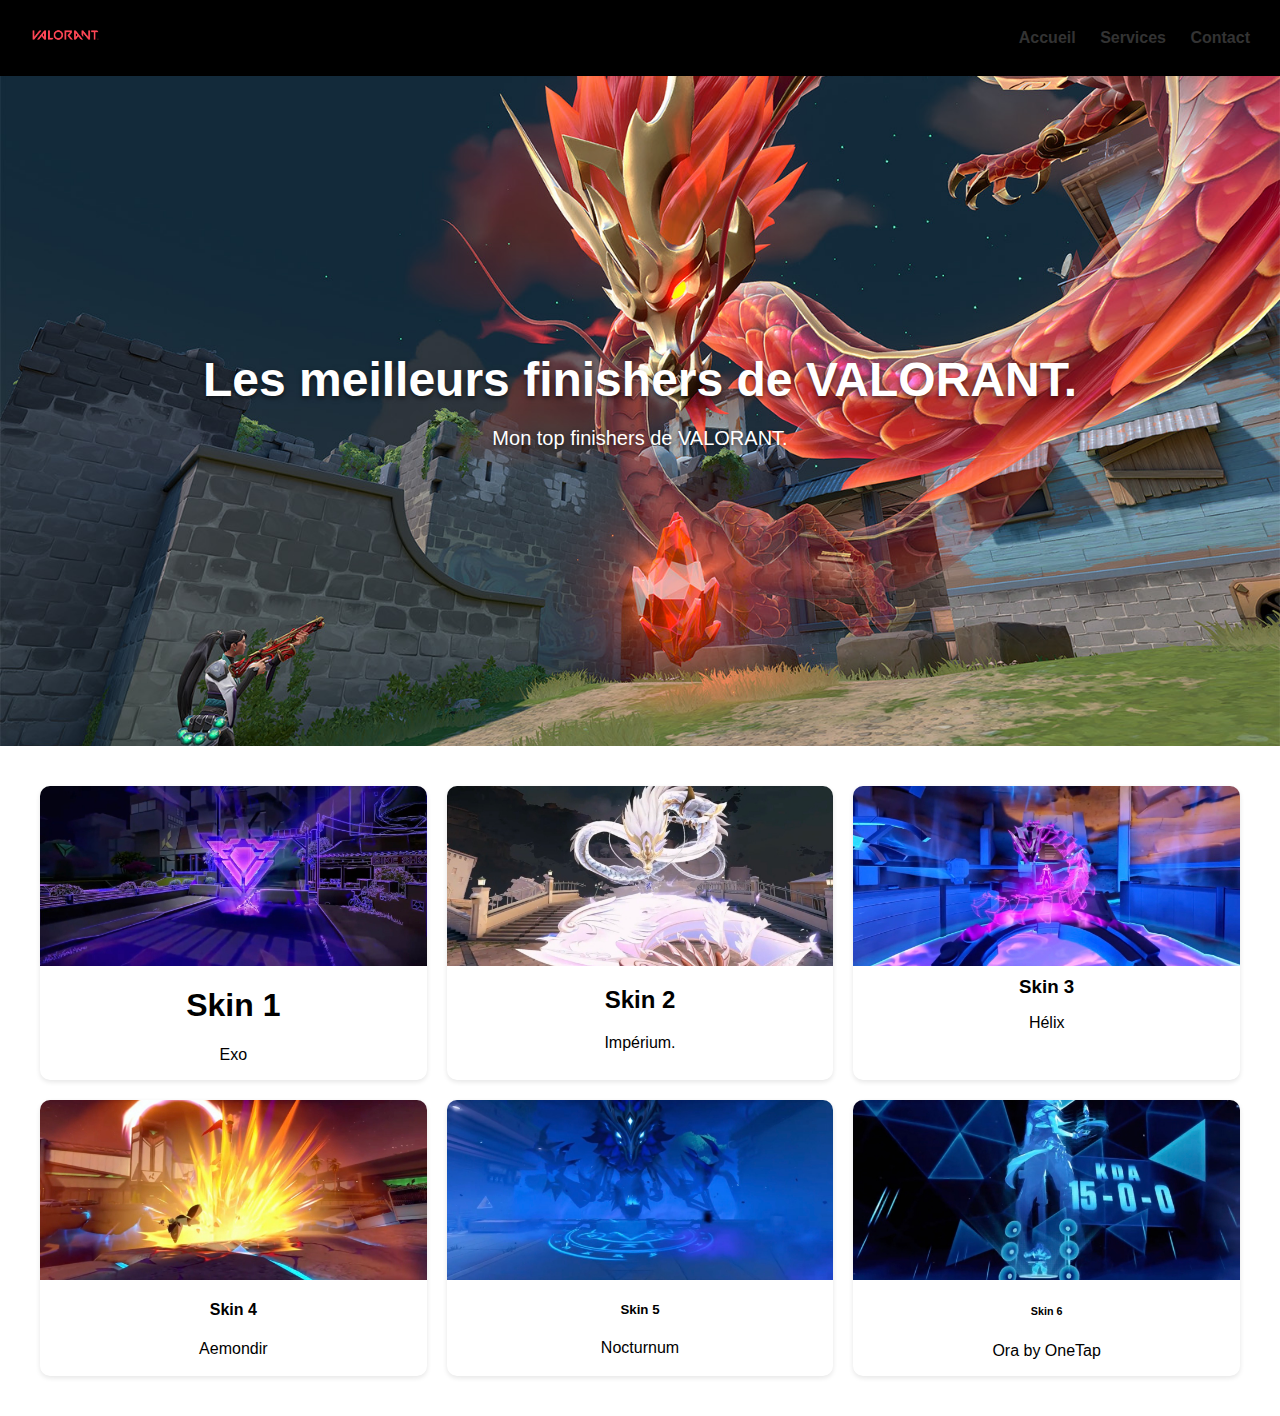
<file: index.html>
<!DOCTYPE html>
<html lang="fr">
<head>
    <meta charset="UTF-8" />
    <meta name="viewport" content="width=device-width, initial-scale=1.0" />
    <title>Page avec Header</title>
    <style>
        body {
            margin: 0;
            font-family: Arial, sans-serif;
        }
        header {
            display: flex;
            justify-content: space-between;
            align-items: center;
            padding: 15px 30px;
            background-color: #000000;
            box-shadow: 0 2px 5px rgba(0,0,0,0.1);
        }
        .logo {
            font-size: 24px;
            font-weight: bold;
        }
        nav a {
            margin-left: 20px;
            text-decoration: none;
            color: #333;
            font-weight: bold;
        }
        nav a:hover {
            color: #007bff;
        }
            .hero {
            height: 70vh;
            background-image: url('imperium skin.jpg');
            background-size: cover;
            background-position: center;
            display: flex;
            flex-direction: column;
            justify-content: center;
            align-items: center;
            color: white;
            text-shadow: 0 2px 5px rgba(0,0,0,0.6);
            text-align: center;
            padding: 20px;
        }
        .hero h1 {
            font-size: 48px;
            margin: 0;
        }
        .hero p {
            font-size: 20px;
            max-width: 600px;
        }
        .grid {
            display: grid;
            grid-template-columns: repeat(3, 1fr);
            gap: 20px;
            padding: 40px;
        }
        .card {
            background: #fff;
            border-radius: 10px;
            overflow: hidden;
            box-shadow: 0 2px 5px rgba(0,0,0,0.1);
            text-align: center;
        }
        .card img {
            width: 100%;
            height: 180px;
            object-fit: cover;
        }
        .card h3 {
            margin: 10px 0;
        }
        .contact {
            padding: 40px;
            background: #f7f7f7;
        }
        .media {
            position: relative;
            width: 100%;
            height: 180px;
        }
        .media img, .media video {
            position: absolute;
            top: 0;
            left: 0;
            width: 100%;
            height: 100%;
            object-fit: cover;
        }
        .media video {
            opacity: 0;
            transition: 0.3s ease;
        }
        .media:hover video {
            opacity: 1;
        }
        .media:hover img {
            opacity: 0;
        }
                .media:hover img {
            opacity: 0;
        }
    </style>

    </style>
</head>
<body>

<header>
    <div class="logo">
    <img src="Valorant-Logo-PNG-Cutout.png" alt="Logo" style="height:40px;">
</div>
    <nav>
        <a href="#">Accueil</a>
        <a href="#">Services</a>
        <a href="#">Contact</a>
    </nav>
</header>

<section class="hero">
    <h1>Les meilleurs finishers de VALORANT.</h1>
    <p>Mon top finishers de VALORANT.</p>
</section>

<section class="grid">
    <div class="card">
        <div class="media">
            <img src="exo.jpeg" class="thumb">
            <video src="exo.mp4" class="preview" muted></video>
        </div>
        <h1>Skin 1</h1><p>Exo</p>
    </div>
    <div class="card">
        <div class="media">
            <img src="imperium.jpeg" class="thumb">
            <video src="imperium.mp4" class="preview" muted></video>
        </div>
        <h2>Skin 2</h2><p>Impérium.</p>
    </div>
    <div class="card">
        <div class="media">
            <img src="serpent.jpeg" class="thumb">
            <video src="serpent.mp4" class="preview" muted></video>
        </div>
        <h3>Skin 3</h3><p>Hélix</p>
    </div>
    <div class="card">
        <div class="media">
            <img src="aeromondir.jpeg" class="thumb">
            <video src="aeromondir.mp4" class="preview" muted></video>
        </div>
        <h4>Skin 4</h4><p>Aemondir</p>
    </div>
    <div class="card">
        <div class="media">
            <img src="mon chou.jpeg" class="thumb">
            <video src="mon chou.mp4" class="preview" muted></video>
        </div>
        <h5>Skin 5</h5><p>Nocturnum</p>
    </div>
    <div class="card">
        <div class="media">
            <img src="ora.jpeg" class="thumb">
            <video src="ora.mp4" class="preview" muted></video>
        </div>
        <h6>Skin 6</h6><p>Ora by OneTap</p>
    </div>

<script>
const cards = document.querySelectorAll('.media');
cards.forEach(card => {
    const video = card.querySelector('video');
    card.addEventListener('mouseenter', () => {
        video.currentTime = 0;
        video.play();
    });
    card.addEventListener('mouseleave', () => {
        video.pause();
        video.currentTime = 0;
    });
});
</script>
</body>
</html>
</file>
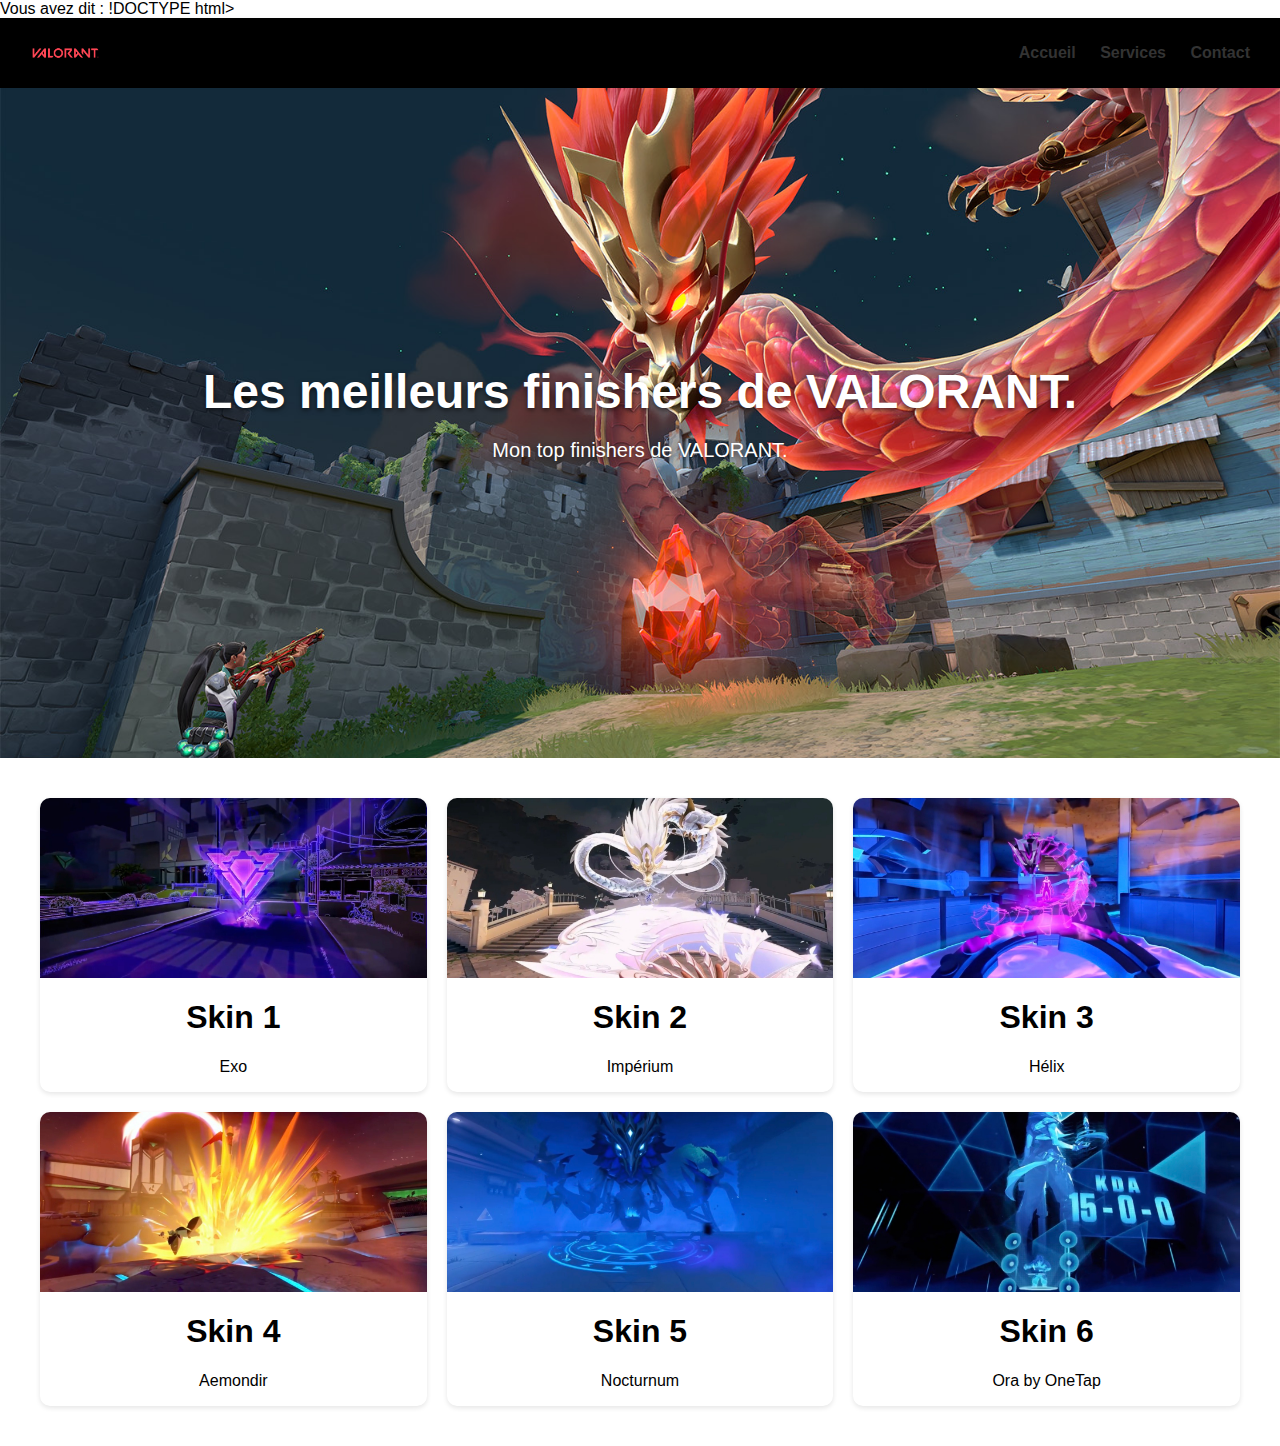
<file: home.html>
Vous avez dit :
!DOCTYPE html>
<html lang="fr">
<head>
    <meta charset="UTF-8" />
    <meta name="viewport" content="width=device-width, initial-scale=1.0" />
    <title>Page avec Header</title>
    <style>
        body {
            margin: 0;
            font-family: Arial, sans-serif;
        }
        header {
            display: flex;
            justify-content: space-between;
            align-items: center;
            padding: 15px 30px;
            background-color: #000000;
            box-shadow: 0 2px 5px rgba(0,0,0,0.1);
        }
        .logo {
            font-size: 24px;
            font-weight: bold;
        }
        nav a {
            margin-left: 20px;
            text-decoration: none;
            color: #333;
            font-weight: bold;
        }
        nav a:hover {
            color: #007bff;
        }
            .hero {
            height: 70vh;
            background-image: url('imperium skin.jpg');
            background-size: cover;
            background-position: center;
            display: flex;
            flex-direction: column;
            justify-content: center;
            align-items: center;
            color: white;
            text-shadow: 0 2px 5px rgba(0,0,0,0.6);
            text-align: center;
            padding: 20px;
        }
        .hero h1 {
            font-size: 48px;
            margin: 0;
        }
        .hero p {
            font-size: 20px;
            max-width: 600px;
        }
        .grid {
            display: grid;
            grid-template-columns: repeat(3, 1fr);
            gap: 20px;
            padding: 40px;
        }
        .card {
            background: #fff;
            border-radius: 10px;
            overflow: hidden;
            box-shadow: 0 2px 5px rgba(0,0,0,0.1);
            text-align: center;
        }
        .card img {
            width: 100%;
            height: 180px;
            object-fit: cover;
        }
        .card h3 {
            margin: 10px 0;
        }
        .contact {
            padding: 40px;
            background: #f7f7f7;
        }
        .media {
            position: relative;
            width: 100%;
            height: 180px;
        }
        .media img, .media video {
            position: absolute;
            top: 0;
            left: 0;
            width: 100%;
            height: 100%;
            object-fit: cover;
        }
        .media video {
            opacity: 0;
            transition: 0.3s ease;
        }
        .media:hover video {
            opacity: 1;
        }
        .media:hover img {
            opacity: 0;
        }
                .media:hover img {
            opacity: 0;
        }
    </style>
</head>
<body>

<header>
    <div class="logo">
    <img src="Valorant-Logo-PNG-Cutout.png" alt="Logo" style="height:40px;">
</div>
    <nav>
        <a href="#">Accueil</a>
        <a href="#">Services</a>
        <a href="#">Contact</a>
    </nav>
</header>

<section class="hero">
    <h1>Les meilleurs finishers de VALORANT.</h1>
    <p>Mon top finishers de VALORANT.</p>
</section>

<section class="grid">
    <div class="card">
        <div class="media">
            <img src="exo.jpeg" class="thumb">
            <video src="exo.mp4" class="preview" muted></video>
        </div>
        <h1>Skin 1</h1><p>Exo</p>
    </div>
    <div class="card">
        <div class="media">
            <img src="imperium.jpeg" class="thumb">
            <video src="imperium.mp4" class="preview" muted></video>
        </div>
        <h1>Skin 2</h1><p>Impérium</p>
    </div>
    <div class="card">
        <div class="media">
            <img src="serpent.jpeg" class="thumb">
            <video src="serpent.mp4" class="preview" muted></video>
        </div>
        <h1>Skin 3</h1><p>Hélix</p>
    </div>
    <div class="card">
        <div class="media">
            <img src="aeromondir.jpeg" class="thumb">
            <video src="aeromondir.mp4" class="preview" muted></video>
        </div>
        <h1>Skin 4</h1><p>Aemondir</p>
    </div>
    <div class="card">
        <div class="media">
            <img src="mon chou.jpeg" class="thumb">
            <video src="mon chou.mp4" class="preview" muted></video>
        </div>
        <h1>Skin 5</h1><p>Nocturnum</p>
    </div>
    <div class="card">
        <div class="media">
            <img src="ora.jpeg" class="thumb">
            <video src="ora.mp4" class="preview" muted></video>
        </div>
        <h1>Skin 6</h1><p>Ora by OneTap</p>
    </div>

<script>
const cards = document.querySelectorAll('.media');
cards.forEach(card => {
    const video = card.querySelector('video');
    card.addEventListener('mouseenter', () => {
        video.currentTime = 0;
        video.play();
    });
    card.addEventListener('mouseleave', () => {
        video.pause();
        video.currentTime = 0;
    });
});
</script>
</body>
</html>
</file>
